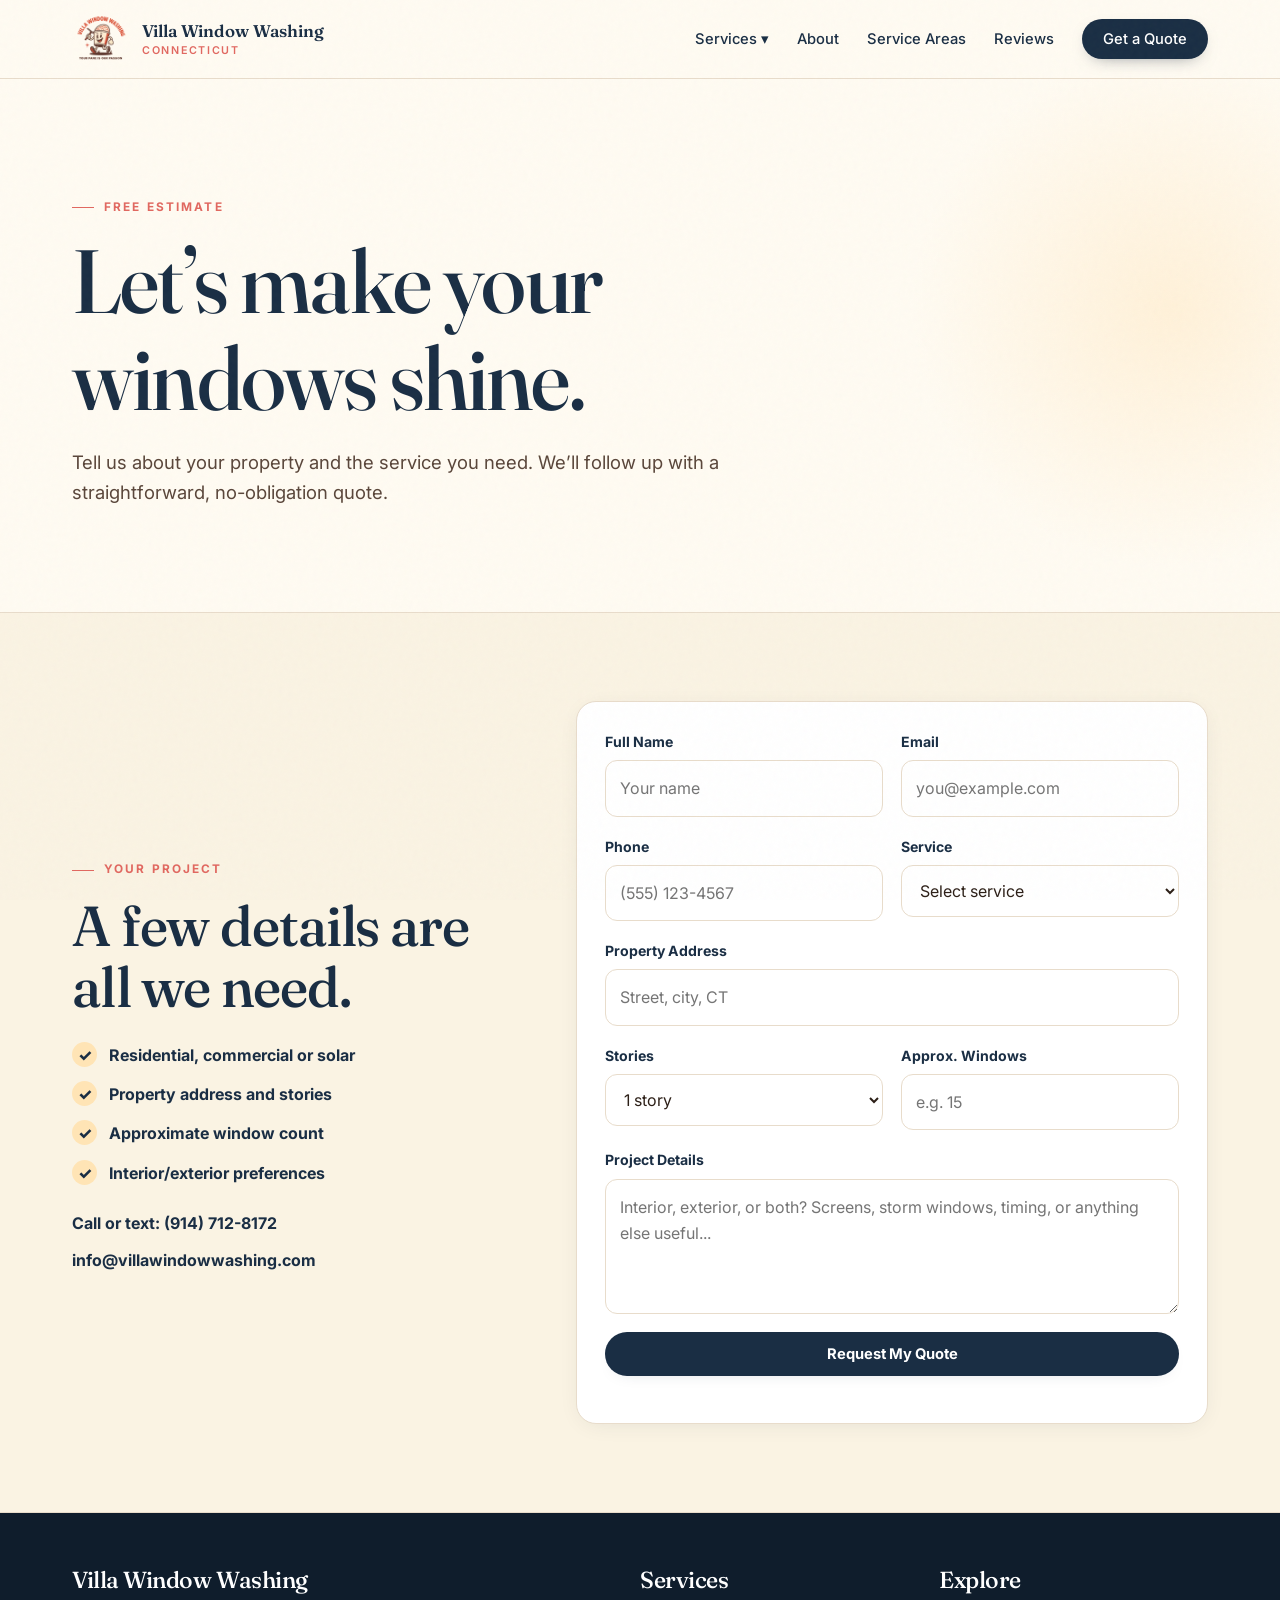
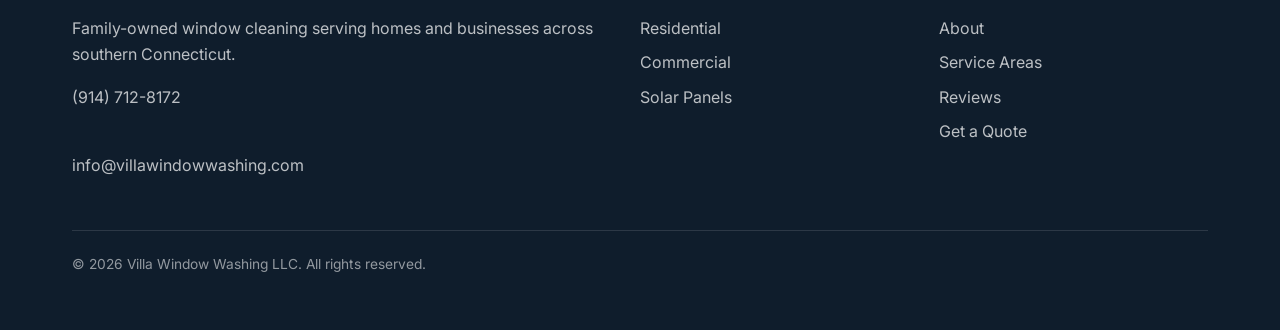
<file: quote.html>
<!doctype html><html lang="en"><head><meta charset="utf-8"><meta name="viewport" content="width=device-width,initial-scale=1"><title>Request a Window Cleaning Quote | Villa Window Washing</title><meta name="description" content="Request a free residential, commercial or solar panel cleaning quote from Villa Window Washing in Connecticut."><meta name="robots" content="index,follow"><link rel="canonical" href="https://www.villawindowwashing.com/quote.html"><link rel="icon" type="image/png" href="/bucket3.png"><link rel="apple-touch-icon" href="/bucket3.png"><meta name="theme-color" content="#fffbf2"><meta property="og:type" content="website"><meta property="og:title" content="Request a Free Quote | Villa Window Washing"><meta property="og:description" content="Tell us about your property and the cleaning service you need."><meta property="og:image" content="https://www.villawindowwashing.com/bucket3.png"><meta property="og:image:alt" content="Villa Window Washing logo"><meta property="og:url" content="https://www.villawindowwashing.com/quote.html"><meta property="og:site_name" content="Villa Window Washing"><meta name="twitter:card" content="summary_large_image"><meta name="twitter:image" content="https://www.villawindowwashing.com/bucket3.png"><link rel="preconnect" href="https://fonts.googleapis.com"><link rel="preconnect" href="https://fonts.gstatic.com" crossorigin><link href="https://fonts.googleapis.com/css2?family=Fraunces:opsz,wght@9..144,300..700&family=Inter:wght@400;500;600;700&display=swap" rel="stylesheet"><link rel="stylesheet" href="/css/styles.css"></head><body><header><div class="wrap nav-shell"><a class="brand" href="/"><img src="/bucket3.png" alt="Villa Window Washing logo"><div class="brand-copy">Villa Window Washing<span>Connecticut</span></div></a><nav class="desktop-nav" aria-label="Primary"><div class="dropdown"><button class="dropbtn" type="button">Services ▾</button><div class="dropdown-menu"><a href="/services/residential-window-cleaning.html">Residential Window Cleaning</a><a href="/services/commercial-window-cleaning.html">Commercial Window Cleaning</a><a href="/services/solar-panel-cleaning.html">Solar Panel Cleaning</a></div></div><a href="/about.html">About</a><a href="/service-areas.html">Service Areas</a><a href="/reviews.html">Reviews</a><a class="nav-cta" href="/quote.html">Get a Quote</a></nav><button class="menu-toggle" aria-expanded="false" aria-label="Open navigation">☰</button></div><div class="mobile-menu"><a href="/services/residential-window-cleaning.html">Residential Window Cleaning</a><a href="/services/commercial-window-cleaning.html">Commercial Window Cleaning</a><a href="/services/solar-panel-cleaning.html">Solar Panel Cleaning</a><a href="/about.html">About</a><a href="/service-areas.html">Service Areas</a><a href="/reviews.html">Reviews</a><a href="/quote.html">Get a Quote</a></div></header><main><section class="hero"><div class="wrap"><span class="eyebrow">Free Estimate</span><h1>Let’s make your<br>windows shine.</h1><p>Tell us about your property and the service you need. We’ll follow up with a straightforward, no-obligation quote.</p></div></section><section class="alt"><div class="wrap split"><div><span class="eyebrow">Your project</span><h2>A few details are all we need.</h2><div class="checks"><div class="check"><div><b>Residential, commercial or solar</b></div></div><div class="check"><div><b>Property address and stories</b></div></div><div class="check"><div><b>Approximate window count</b></div></div><div class="check"><div><b>Interior/exterior preferences</b></div></div></div><div class="contact-stack"><a href="tel:+19147128172">Call or text: (914) 712-8172</a><a href="mailto:info@villawindowwashing.com">info@villawindowwashing.com</a></div></div><form id="quote-form" class="card quote-form" action="https://formsubmit.co/info@villawindowwashing.com" method="POST"><div class="field"><label for="name">Full Name</label><input id="name" name="name" required autocomplete="name" placeholder="Your name"></div><div class="field"><label for="email">Email</label><input id="email" name="email" type="email" required autocomplete="email" placeholder="you@example.com"></div><div class="field"><label for="phone">Phone</label><input id="phone" name="phone" type="tel" required autocomplete="tel" placeholder="(555) 123-4567"></div><div class="field"><label for="service">Service</label><select id="service" name="service" required><option value="">Select service</option><option>Residential Window Cleaning</option><option>Commercial Window Cleaning</option><option>Solar Panel Cleaning</option></select></div><div class="field full"><label for="address">Property Address</label><input id="address" name="address" required autocomplete="street-address" placeholder="Street, city, CT"></div><div class="field"><label for="stories">Stories</label><select id="stories" name="stories"><option>1 story</option><option>2 stories</option><option>3+ stories</option></select></div><div class="field"><label for="windows">Approx. Windows</label><input id="windows" name="windows_est" placeholder="e.g. 15"></div><div class="field full"><label for="details">Project Details</label><textarea id="details" name="details" required placeholder="Interior, exterior, or both? Screens, storm windows, timing, or anything else useful..."></textarea></div><input type="hidden" name="_subject" value="New Quote Request from Website"><input type="hidden" name="_template" value="table"><input type="hidden" name="_captcha" value="false"><input type="hidden" name="_url" value="https://www.villawindowwashing.com/quote.html"><div class="field full"><button class="btn btn-primary" type="submit">Request My Quote</button><p id="quote-status" role="status" aria-live="polite" style="margin:.75rem 0 0;font-size:.9rem"></p></div></form></div></section></main><footer><div class="wrap"><div class="footer-grid"><div><h3>Villa Window Washing</h3><p>Family-owned window cleaning serving homes and businesses across southern Connecticut.</p><p><a href="tel:+19147128172">(914) 712-8172</a><br><a href="mailto:info@villawindowwashing.com">info@villawindowwashing.com</a></p></div><div><h3>Services</h3><a href="/services/residential-window-cleaning.html">Residential</a><a href="/services/commercial-window-cleaning.html">Commercial</a><a href="/services/solar-panel-cleaning.html">Solar Panels</a></div><div><h3>Explore</h3><a href="/about.html">About</a><a href="/service-areas.html">Service Areas</a><a href="/reviews.html">Reviews</a><a href="/quote.html">Get a Quote</a></div></div><div class="footer-bottom">© 2026 Villa Window Washing LLC. All rights reserved.</div></div></footer><script src="/js/main.js"></script></body></html>
</file>
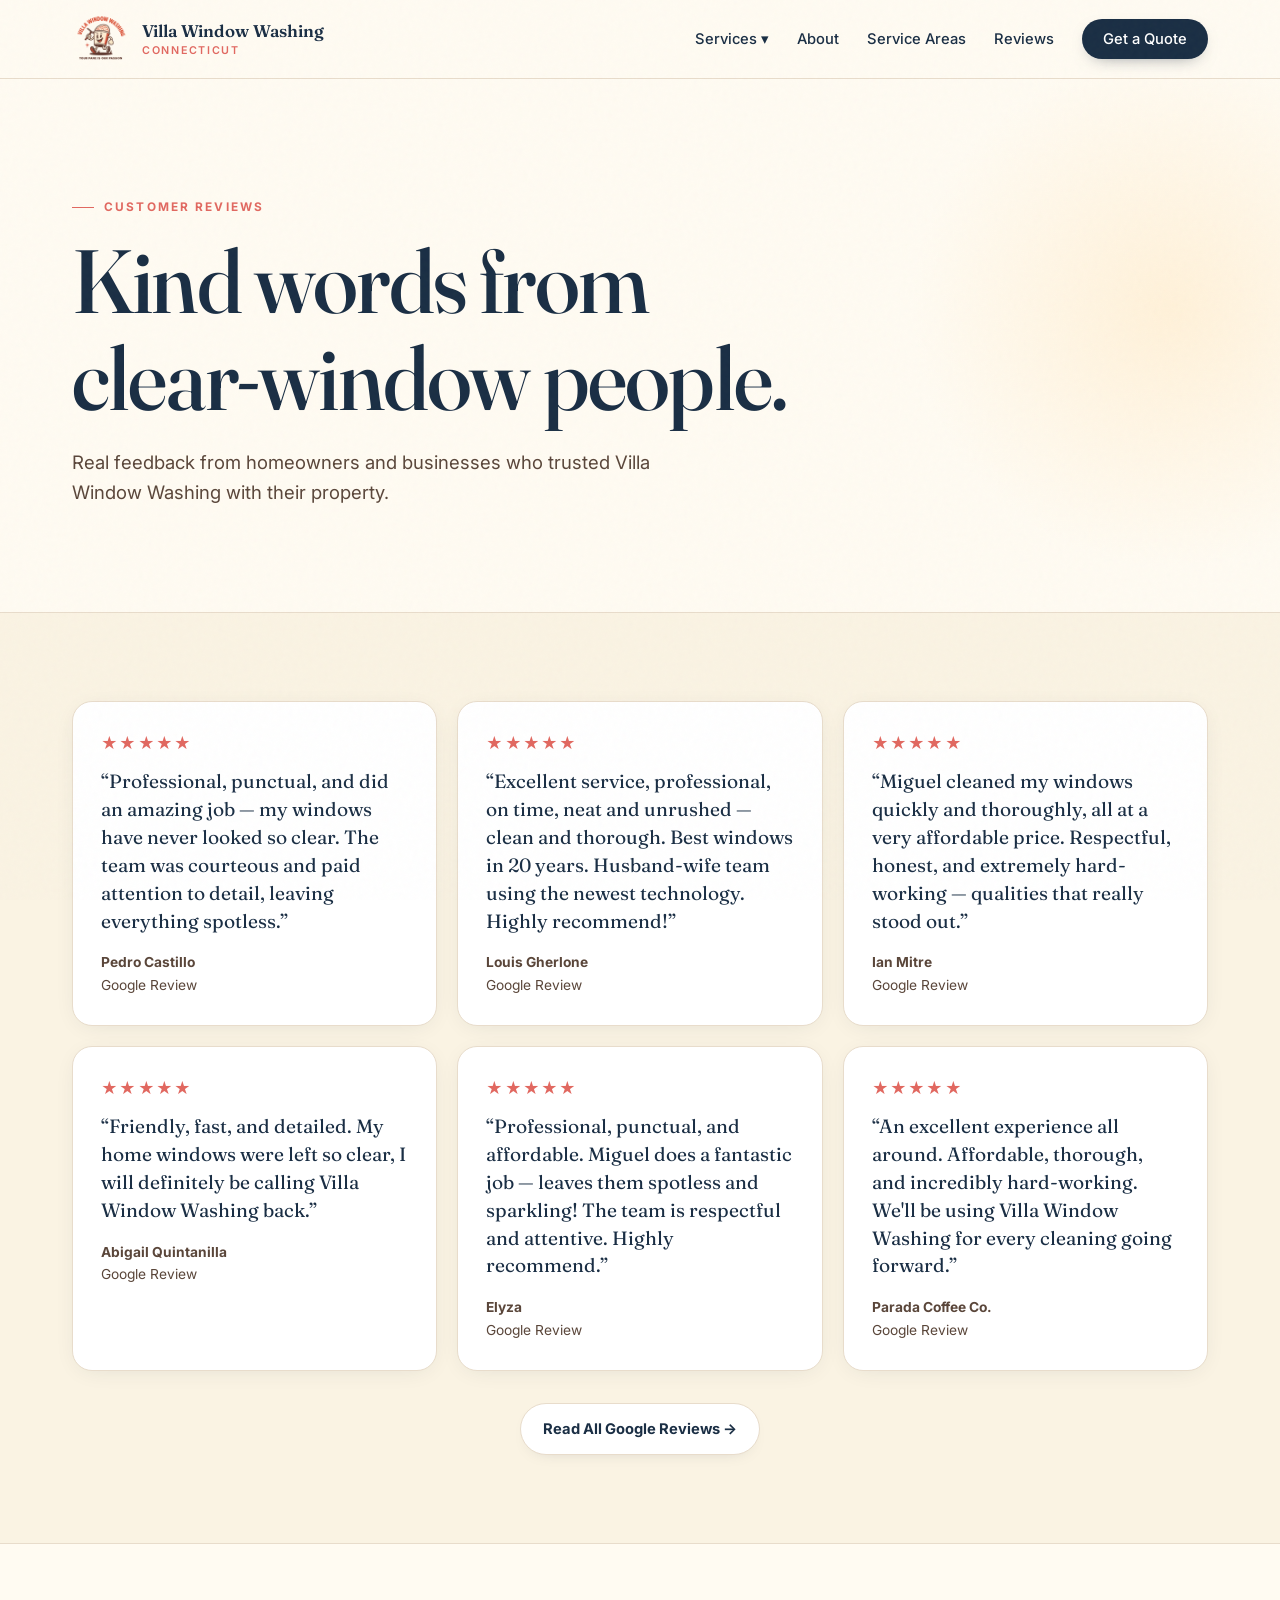
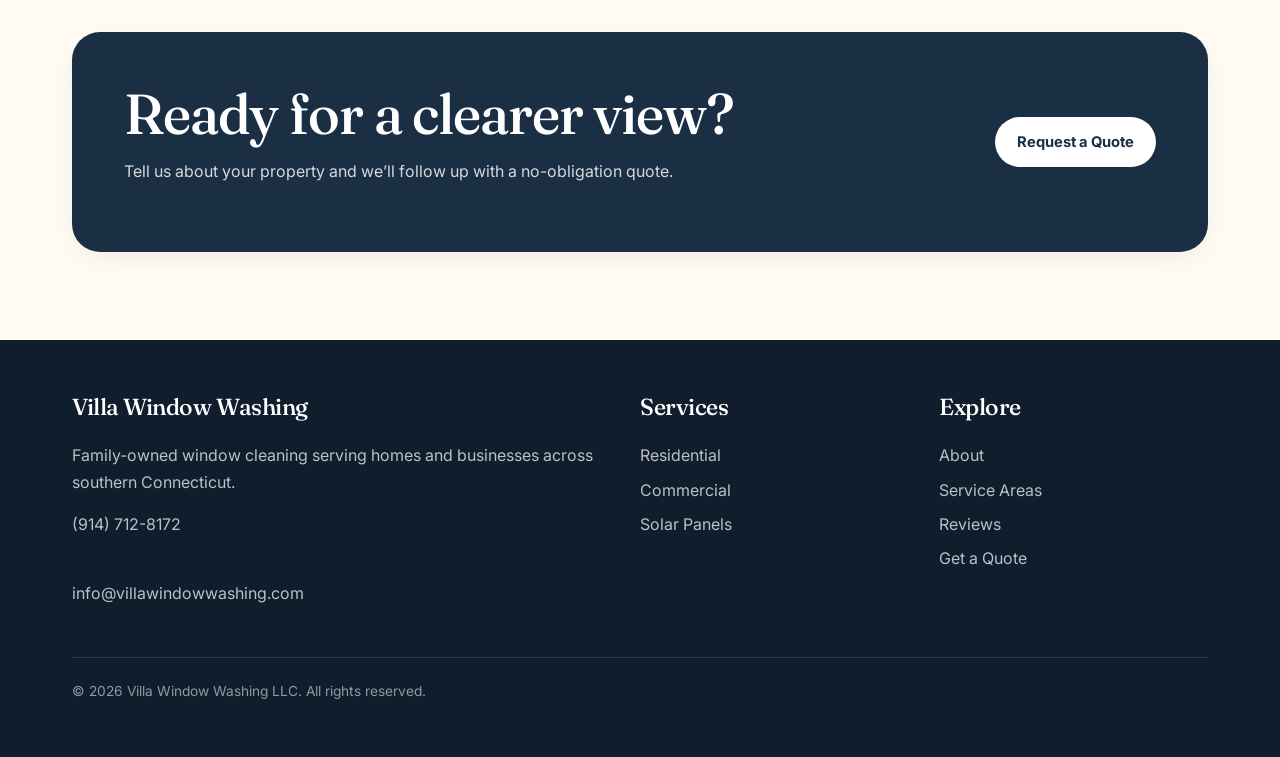
<file: reviews.html>
<!doctype html><html lang="en"><head><meta charset="utf-8"><meta name="viewport" content="width=device-width,initial-scale=1"><title>Customer Reviews | Villa Window Washing</title><meta name="description" content="Read real Google reviews from Villa Window Washing customers across Connecticut."><meta name="robots" content="index,follow"><link rel="canonical" href="https://www.villawindowwashing.com/reviews.html"><link rel="icon" type="image/png" href="/bucket3.png"><link rel="apple-touch-icon" href="/bucket3.png"><meta name="theme-color" content="#fffbf2"><meta property="og:type" content="website"><meta property="og:title" content="Villa Window Washing Customer Reviews"><meta property="og:description" content="Real feedback from Connecticut homeowners and businesses."><meta property="og:image" content="https://www.villawindowwashing.com/bucket3.png"><meta property="og:image:alt" content="Villa Window Washing logo"><meta property="og:url" content="https://www.villawindowwashing.com/reviews.html"><meta property="og:site_name" content="Villa Window Washing"><meta name="twitter:card" content="summary_large_image"><meta name="twitter:image" content="https://www.villawindowwashing.com/bucket3.png"><link rel="preconnect" href="https://fonts.googleapis.com"><link rel="preconnect" href="https://fonts.gstatic.com" crossorigin><link href="https://fonts.googleapis.com/css2?family=Fraunces:opsz,wght@9..144,300..700&family=Inter:wght@400;500;600;700&display=swap" rel="stylesheet"><link rel="stylesheet" href="/css/styles.css"></head><body><header><div class="wrap nav-shell"><a class="brand" href="/"><img src="/bucket3.png" alt="Villa Window Washing logo"><div class="brand-copy">Villa Window Washing<span>Connecticut</span></div></a><nav class="desktop-nav" aria-label="Primary"><div class="dropdown"><button class="dropbtn" type="button">Services ▾</button><div class="dropdown-menu"><a href="/services/residential-window-cleaning.html">Residential Window Cleaning</a><a href="/services/commercial-window-cleaning.html">Commercial Window Cleaning</a><a href="/services/solar-panel-cleaning.html">Solar Panel Cleaning</a></div></div><a href="/about.html">About</a><a href="/service-areas.html">Service Areas</a><a href="/reviews.html">Reviews</a><a class="nav-cta" href="/quote.html">Get a Quote</a></nav><button class="menu-toggle" aria-expanded="false" aria-label="Open navigation">☰</button></div><div class="mobile-menu"><a href="/services/residential-window-cleaning.html">Residential Window Cleaning</a><a href="/services/commercial-window-cleaning.html">Commercial Window Cleaning</a><a href="/services/solar-panel-cleaning.html">Solar Panel Cleaning</a><a href="/about.html">About</a><a href="/service-areas.html">Service Areas</a><a href="/reviews.html">Reviews</a><a href="/quote.html">Get a Quote</a></div></header><main><section class="hero"><div class="wrap"><span class="eyebrow">Customer Reviews</span><h1>Kind words from<br>clear-window people.</h1><p>Real feedback from homeowners and businesses who trusted Villa Window Washing with their property.</p></div></section><section class="alt"><div class="wrap"><div class="grid-3"><article class="card"><div class="review-stars">★★★★★</div><div class="review">“Professional, punctual, and did an amazing job — my windows have never looked so clear. The team was courteous and paid attention to detail, leaving everything spotless.”</div><div class="review-meta"><strong>Pedro Castillo</strong><br>Google Review</div></article><article class="card"><div class="review-stars">★★★★★</div><div class="review">“Excellent service, professional, on time, neat and unrushed — clean and thorough. Best windows in 20 years. Husband-wife team using the newest technology. Highly recommend!”</div><div class="review-meta"><strong>Louis Gherlone</strong><br>Google Review</div></article><article class="card"><div class="review-stars">★★★★★</div><div class="review">“Miguel cleaned my windows quickly and thoroughly, all at a very affordable price. Respectful, honest, and extremely hard-working — qualities that really stood out.”</div><div class="review-meta"><strong>Ian Mitre</strong><br>Google Review</div></article><article class="card"><div class="review-stars">★★★★★</div><div class="review">“Friendly, fast, and detailed. My home windows were left so clear, I will definitely be calling Villa Window Washing back.”</div><div class="review-meta"><strong>Abigail Quintanilla</strong><br>Google Review</div></article><article class="card"><div class="review-stars">★★★★★</div><div class="review">“Professional, punctual, and affordable. Miguel does a fantastic job — leaves them spotless and sparkling! The team is respectful and attentive. Highly recommend.”</div><div class="review-meta"><strong>Elyza</strong><br>Google Review</div></article><article class="card"><div class="review-stars">★★★★★</div><div class="review">“An excellent experience all around. Affordable, thorough, and incredibly hard-working. We'll be using Villa Window Washing for every cleaning going forward.”</div><div class="review-meta"><strong>Parada Coffee Co.</strong><br>Google Review</div></article></div><div style="margin-top:32px;text-align:center"><a class="btn btn-secondary" target="_blank" rel="noopener" href="https://www.google.com/maps/place/Villa+Window+Washing+LLC/@41.500727,-72.757507,17z/data=!4m8!3m7!1s0xaaefccac3e8a5413:0x4b70f8e5b8cc8517!8m2!3d41.500727!4d-72.757507!9m1!1b1!16s%2Fg%2F11xctld9f6">Read All Google Reviews →</a></div></div></section><section><div class="wrap"><div class="cta-band"><div><h2>Ready for a clearer view?</h2><p>Tell us about your property and we’ll follow up with a no-obligation quote.</p></div><a class="btn" href="/quote.html">Request a Quote</a></div></div></section></main><footer><div class="wrap"><div class="footer-grid"><div><h3>Villa Window Washing</h3><p>Family-owned window cleaning serving homes and businesses across southern Connecticut.</p><p><a href="tel:+19147128172">(914) 712-8172</a><br><a href="mailto:info@villawindowwashing.com">info@villawindowwashing.com</a></p></div><div><h3>Services</h3><a href="/services/residential-window-cleaning.html">Residential</a><a href="/services/commercial-window-cleaning.html">Commercial</a><a href="/services/solar-panel-cleaning.html">Solar Panels</a></div><div><h3>Explore</h3><a href="/about.html">About</a><a href="/service-areas.html">Service Areas</a><a href="/reviews.html">Reviews</a><a href="/quote.html">Get a Quote</a></div></div><div class="footer-bottom">© 2026 Villa Window Washing LLC. All rights reserved.</div></div></footer><script src="/js/main.js"></script></body></html>
</file>
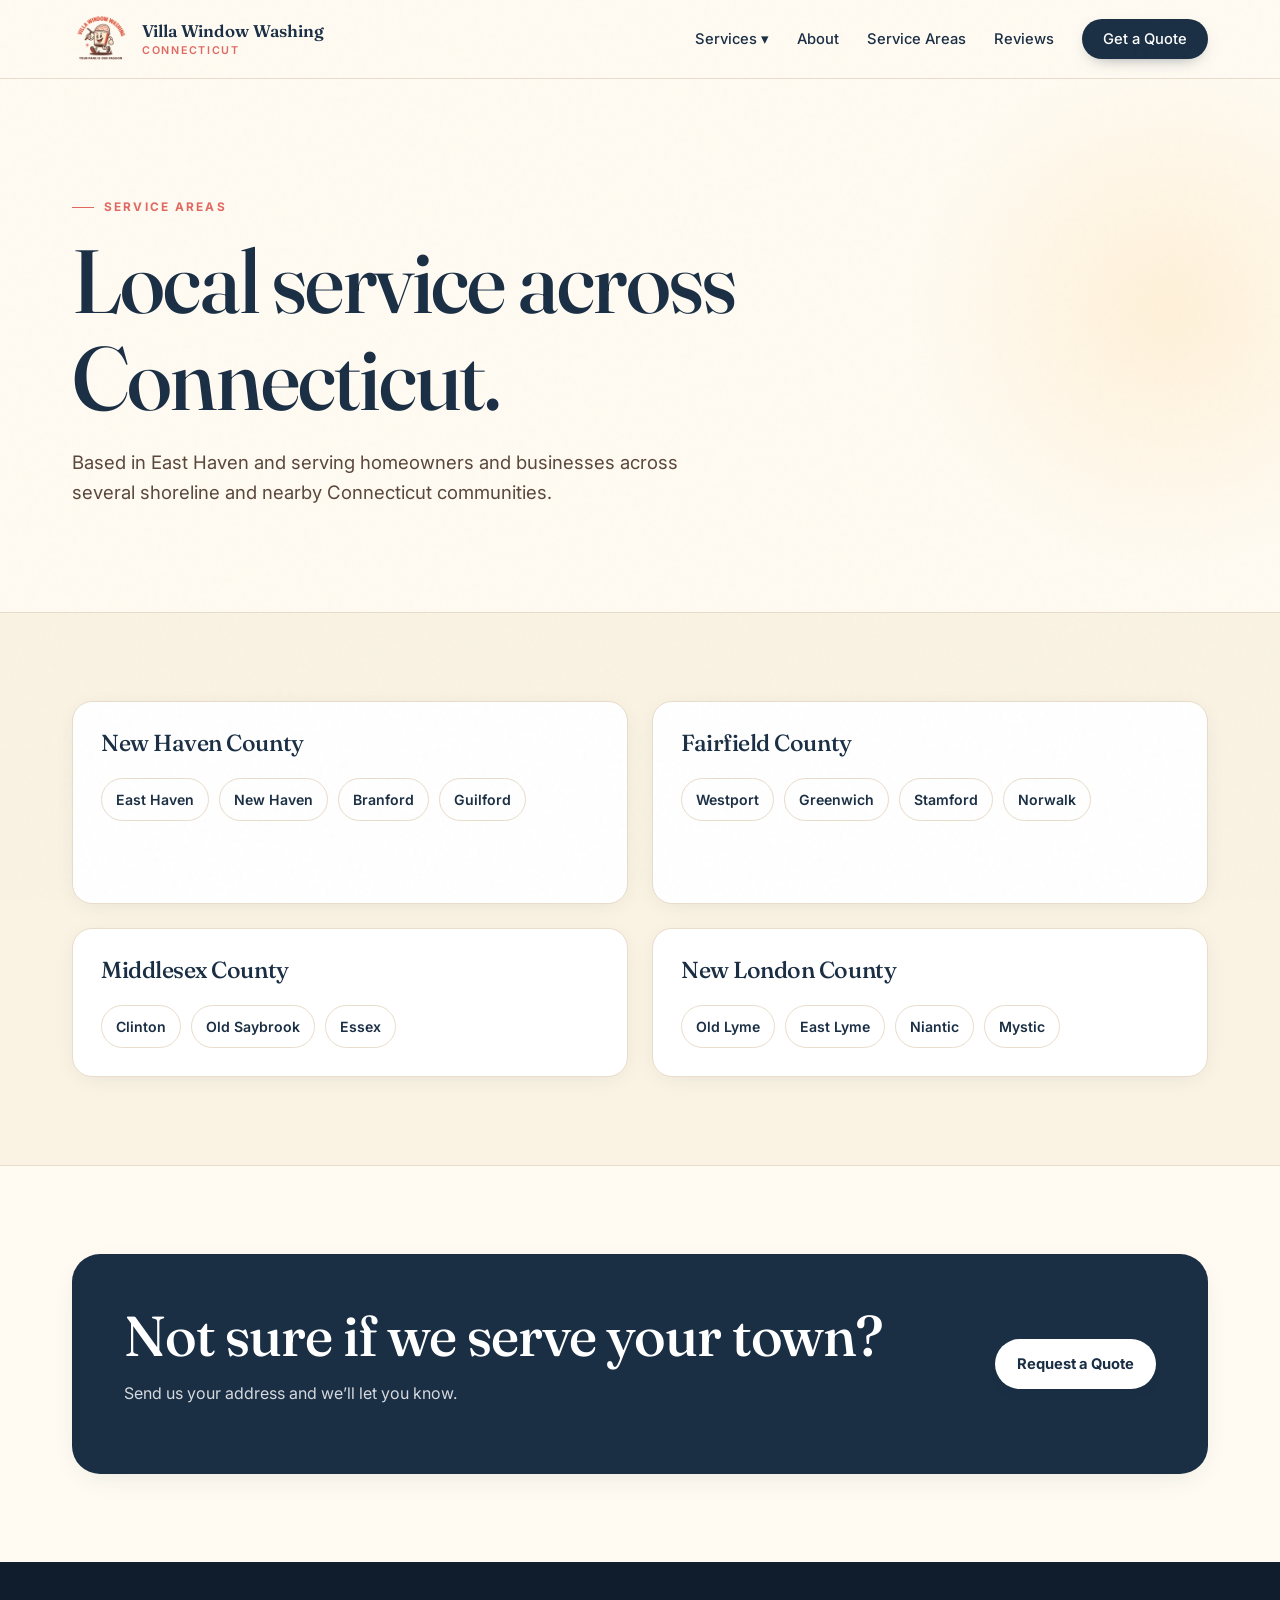
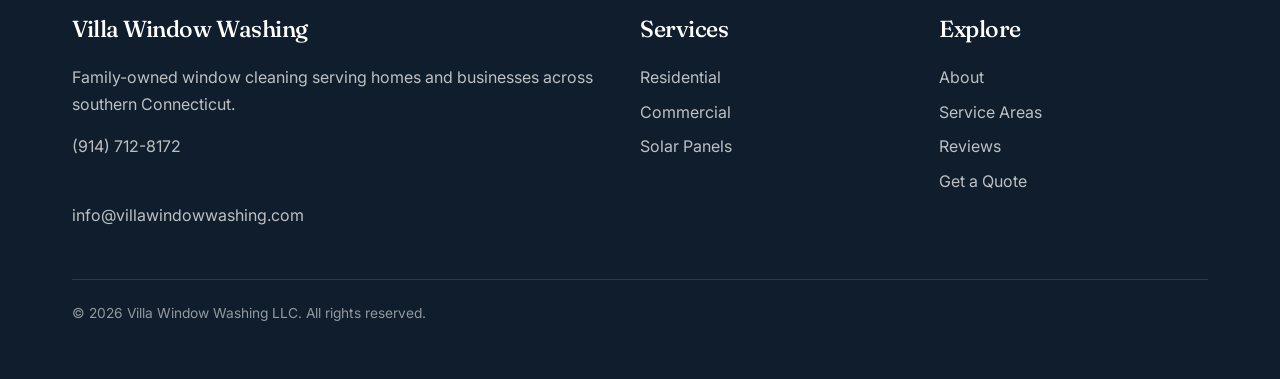
<file: service-areas.html>
<!doctype html><html lang="en"><head><meta charset="utf-8"><meta name="viewport" content="width=device-width,initial-scale=1"><title>Window Cleaning Service Areas in Connecticut | Villa Window Washing</title><meta name="description" content="Villa Window Washing serves homes and businesses across New Haven, Fairfield, Middlesex and New London counties in Connecticut."><meta name="robots" content="index,follow"><link rel="canonical" href="https://www.villawindowwashing.com/service-areas.html"><link rel="icon" type="image/png" href="/bucket3.png"><link rel="apple-touch-icon" href="/bucket3.png"><meta name="theme-color" content="#fffbf2"><meta property="og:type" content="website"><meta property="og:title" content="Connecticut Window Cleaning Service Areas"><meta property="og:description" content="Serving homes and businesses across southern Connecticut."><meta property="og:image" content="https://www.villawindowwashing.com/bucket3.png"><meta property="og:image:alt" content="Villa Window Washing logo"><meta property="og:url" content="https://www.villawindowwashing.com/service-areas.html"><meta property="og:site_name" content="Villa Window Washing"><meta name="twitter:card" content="summary_large_image"><meta name="twitter:image" content="https://www.villawindowwashing.com/bucket3.png"><link rel="preconnect" href="https://fonts.googleapis.com"><link rel="preconnect" href="https://fonts.gstatic.com" crossorigin><link href="https://fonts.googleapis.com/css2?family=Fraunces:opsz,wght@9..144,300..700&family=Inter:wght@400;500;600;700&display=swap" rel="stylesheet"><link rel="stylesheet" href="/css/styles.css"></head><body><header><div class="wrap nav-shell"><a class="brand" href="/"><img src="/bucket3.png" alt="Villa Window Washing logo"><div class="brand-copy">Villa Window Washing<span>Connecticut</span></div></a><nav class="desktop-nav" aria-label="Primary"><div class="dropdown"><button class="dropbtn" type="button">Services ▾</button><div class="dropdown-menu"><a href="/services/residential-window-cleaning.html">Residential Window Cleaning</a><a href="/services/commercial-window-cleaning.html">Commercial Window Cleaning</a><a href="/services/solar-panel-cleaning.html">Solar Panel Cleaning</a></div></div><a href="/about.html">About</a><a href="/service-areas.html">Service Areas</a><a href="/reviews.html">Reviews</a><a class="nav-cta" href="/quote.html">Get a Quote</a></nav><button class="menu-toggle" aria-expanded="false" aria-label="Open navigation">☰</button></div><div class="mobile-menu"><a href="/services/residential-window-cleaning.html">Residential Window Cleaning</a><a href="/services/commercial-window-cleaning.html">Commercial Window Cleaning</a><a href="/services/solar-panel-cleaning.html">Solar Panel Cleaning</a><a href="/about.html">About</a><a href="/service-areas.html">Service Areas</a><a href="/reviews.html">Reviews</a><a href="/quote.html">Get a Quote</a></div></header><main><section class="hero"><div class="wrap"><span class="eyebrow">Service Areas</span><h1>Local service across<br>Connecticut.</h1><p>Based in East Haven and serving homeowners and businesses across several shoreline and nearby Connecticut communities.</p></div></section><section class="alt"><div class="wrap"><div class="grid-2"><article class="card"><h3>New Haven County</h3><div class="cities"><span class="pill">East Haven</span><span class="pill">New Haven</span><span class="pill">Branford</span><span class="pill">Guilford</span><span class="pill">Madison</span></div></article><article class="card"><h3>Fairfield County</h3><div class="cities"><span class="pill">Westport</span><span class="pill">Greenwich</span><span class="pill">Stamford</span><span class="pill">Norwalk</span></div></article><article class="card"><h3>Middlesex County</h3><div class="cities"><span class="pill">Clinton</span><span class="pill">Old Saybrook</span><span class="pill">Essex</span></div></article><article class="card"><h3>New London County</h3><div class="cities"><span class="pill">Old Lyme</span><span class="pill">East Lyme</span><span class="pill">Niantic</span><span class="pill">Mystic</span></div></article></div></div></section><section><div class="wrap"><div class="cta-band"><div><h2>Not sure if we serve your town?</h2><p>Send us your address and we’ll let you know.</p></div><a class="btn" href="/quote.html">Request a Quote</a></div></div></section></main><footer><div class="wrap"><div class="footer-grid"><div><h3>Villa Window Washing</h3><p>Family-owned window cleaning serving homes and businesses across southern Connecticut.</p><p><a href="tel:+19147128172">(914) 712-8172</a><br><a href="mailto:info@villawindowwashing.com">info@villawindowwashing.com</a></p></div><div><h3>Services</h3><a href="/services/residential-window-cleaning.html">Residential</a><a href="/services/commercial-window-cleaning.html">Commercial</a><a href="/services/solar-panel-cleaning.html">Solar Panels</a></div><div><h3>Explore</h3><a href="/about.html">About</a><a href="/service-areas.html">Service Areas</a><a href="/reviews.html">Reviews</a><a href="/quote.html">Get a Quote</a></div></div><div class="footer-bottom">© 2026 Villa Window Washing LLC. All rights reserved.</div></div></footer><script src="/js/main.js"></script></body></html>
</file>
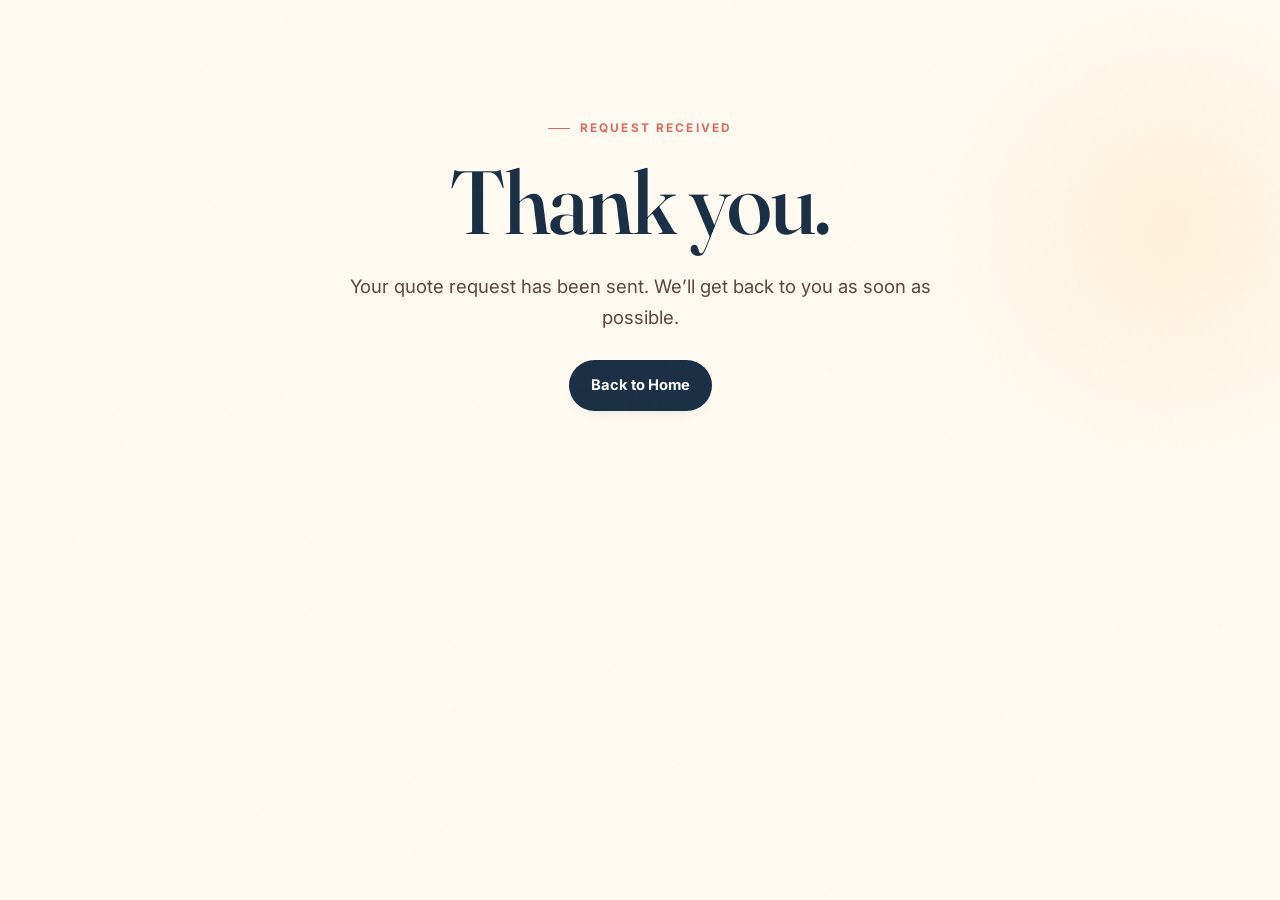
<file: thank-you.html>
<!doctype html><html lang="en"><head><meta charset="utf-8"><meta name="viewport" content="width=device-width,initial-scale=1"><meta name="robots" content="noindex,nofollow"><title>Thank You | Villa Window Washing</title><link rel="icon" type="image/png" href="/bucket3.png"><link rel="apple-touch-icon" href="/bucket3.png"><link rel="preconnect" href="https://fonts.googleapis.com"><link rel="preconnect" href="https://fonts.gstatic.com" crossorigin><link href="https://fonts.googleapis.com/css2?family=Fraunces:opsz,wght@9..144,300..700&family=Inter:wght@400;500;600;700&display=swap" rel="stylesheet"><link rel="stylesheet" href="/css/styles.css"></head><body><main><section class="hero"><div class="wrap" style="text-align:center;max-width:760px"><span class="eyebrow">Request received</span><h1 style="margin-left:auto;margin-right:auto">Thank you.</h1><p style="margin-left:auto;margin-right:auto">Your quote request has been sent. We’ll get back to you as soon as possible.</p><div class="hero-actions" style="justify-content:center"><a class="btn btn-primary" href="/">Back to Home</a></div></div></section></main></body></html>
</file>
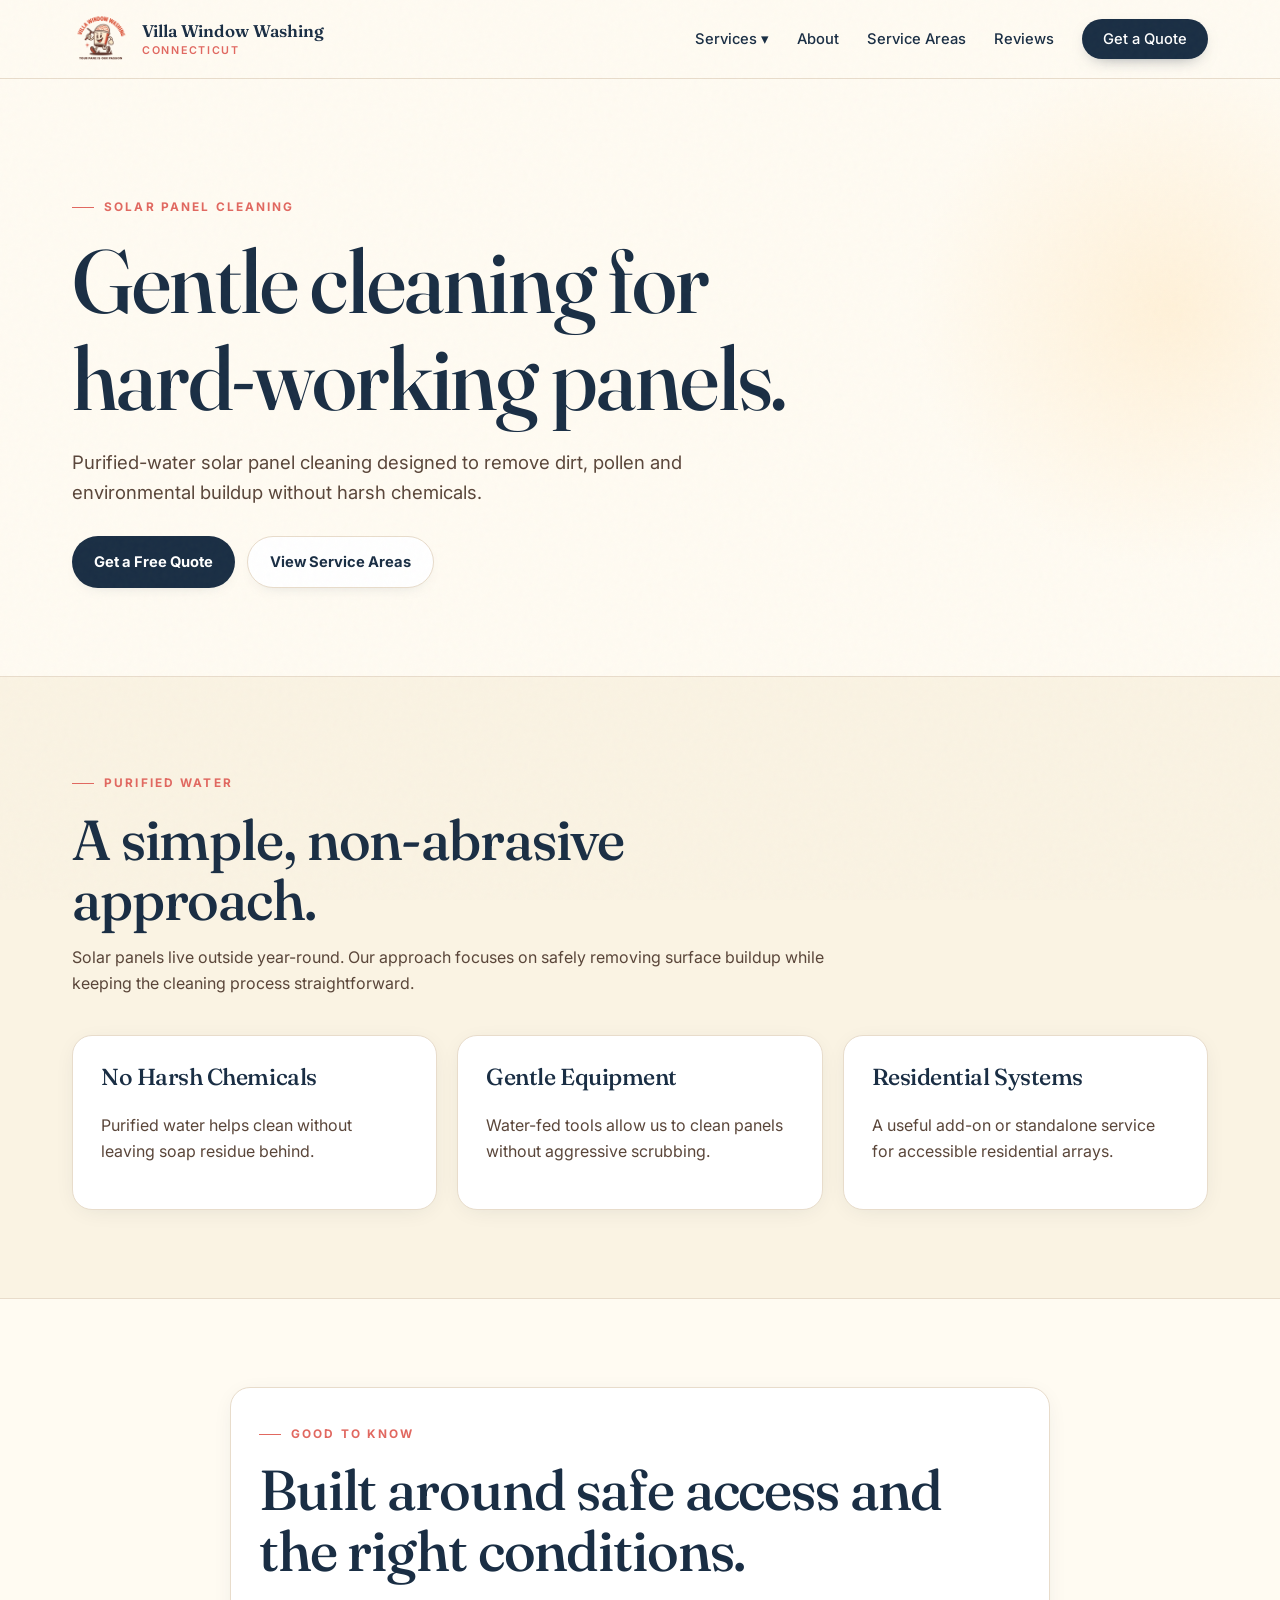
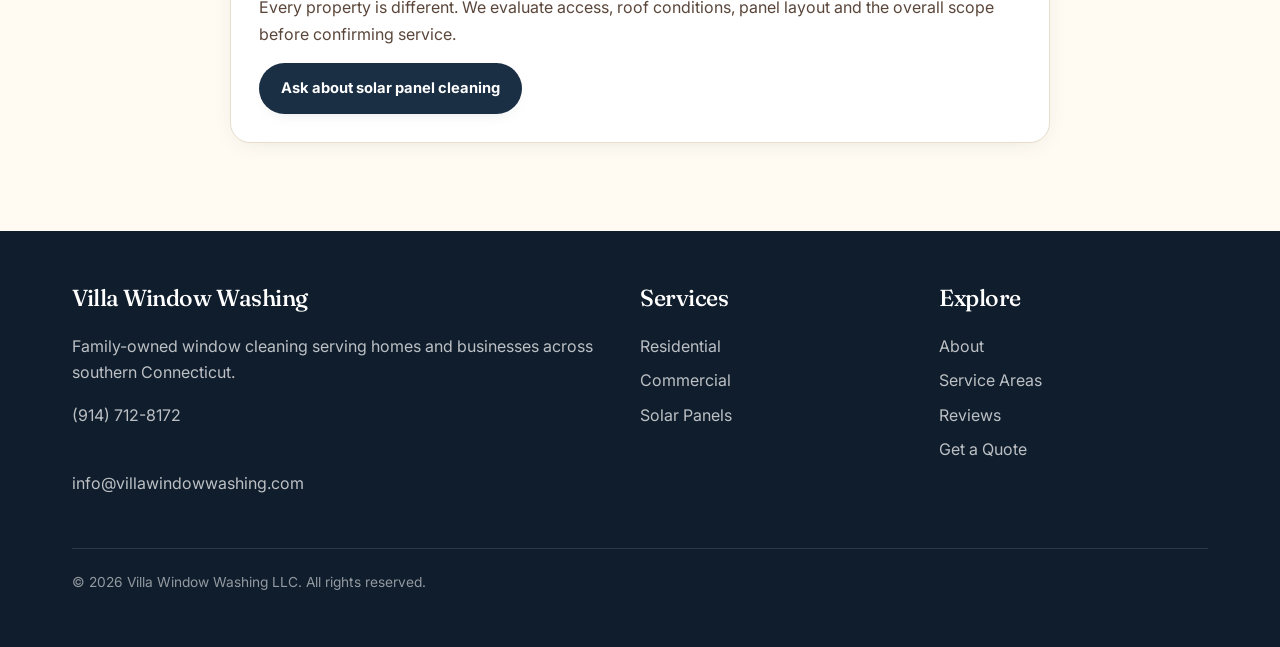
<file: services/solar-panel-cleaning.html>
<!doctype html><html lang="en"><head><meta charset="utf-8"><meta name="viewport" content="width=device-width,initial-scale=1"><title>Solar Panel Cleaning in Connecticut | Villa Window Washing</title><meta name="description" content="Purified-water solar panel cleaning in Connecticut designed to remove dirt, pollen and environmental buildup without harsh chemicals."><meta name="robots" content="index,follow"><link rel="canonical" href="https://www.villawindowwashing.com/services/solar-panel-cleaning.html"><link rel="icon" type="image/png" href="/bucket3.png"><link rel="apple-touch-icon" href="/bucket3.png"><meta name="theme-color" content="#fffbf2"><meta property="og:type" content="website"><meta property="og:title" content="Solar Panel Cleaning | Villa Window Washing"><meta property="og:description" content="Gentle purified-water solar panel cleaning for Connecticut homes."><meta property="og:image" content="https://www.villawindowwashing.com/bucket3.png"><meta property="og:image:alt" content="Villa Window Washing logo"><meta property="og:url" content="https://www.villawindowwashing.com/services/solar-panel-cleaning.html"><meta property="og:site_name" content="Villa Window Washing"><meta name="twitter:card" content="summary_large_image"><meta name="twitter:image" content="https://www.villawindowwashing.com/bucket3.png"><link rel="preconnect" href="https://fonts.googleapis.com"><link rel="preconnect" href="https://fonts.gstatic.com" crossorigin><link href="https://fonts.googleapis.com/css2?family=Fraunces:opsz,wght@9..144,300..700&family=Inter:wght@400;500;600;700&display=swap" rel="stylesheet"><link rel="stylesheet" href="/css/styles.css"><script type="application/ld+json">{"@context":"https://schema.org","@type":"Service","name":"Solar Panel Cleaning","serviceType":"Solar Panel Cleaning","url":"https://www.villawindowwashing.com/services/solar-panel-cleaning.html","provider":{"@type":"HomeAndConstructionBusiness","name":"Villa Window Washing LLC","url":"https://www.villawindowwashing.com/","telephone":"+1-914-712-8172"},"areaServed":{"@type":"State","name":"Connecticut"}}</script></head><body><header><div class="wrap nav-shell"><a class="brand" href="/"><img src="/bucket3.png" alt="Villa Window Washing logo"><div class="brand-copy">Villa Window Washing<span>Connecticut</span></div></a><nav class="desktop-nav" aria-label="Primary"><div class="dropdown"><button class="dropbtn" type="button">Services ▾</button><div class="dropdown-menu"><a href="/services/residential-window-cleaning.html">Residential Window Cleaning</a><a href="/services/commercial-window-cleaning.html">Commercial Window Cleaning</a><a href="/services/solar-panel-cleaning.html">Solar Panel Cleaning</a></div></div><a href="/about.html">About</a><a href="/service-areas.html">Service Areas</a><a href="/reviews.html">Reviews</a><a class="nav-cta" href="/quote.html">Get a Quote</a></nav><button class="menu-toggle" aria-expanded="false" aria-label="Open navigation">☰</button></div><div class="mobile-menu"><a href="/services/residential-window-cleaning.html">Residential Window Cleaning</a><a href="/services/commercial-window-cleaning.html">Commercial Window Cleaning</a><a href="/services/solar-panel-cleaning.html">Solar Panel Cleaning</a><a href="/about.html">About</a><a href="/service-areas.html">Service Areas</a><a href="/reviews.html">Reviews</a><a href="/quote.html">Get a Quote</a></div></header><main><section class="hero"><div class="wrap"><span class="eyebrow">Solar Panel Cleaning</span><h1>Gentle cleaning for<br>hard-working panels.</h1><p>Purified-water solar panel cleaning designed to remove dirt, pollen and environmental buildup without harsh chemicals.</p><div class="hero-actions"><a class="btn btn-primary" href="/quote.html">Get a Free Quote</a><a class="btn btn-secondary" href="/service-areas.html">View Service Areas</a></div></div></section><section class="alt"><div class="wrap"><div class="section-head"><span class="eyebrow">Purified water</span><h2>A simple, non-abrasive approach.</h2><p>Solar panels live outside year-round. Our approach focuses on safely removing surface buildup while keeping the cleaning process straightforward.</p></div><div class="grid-3"><article class="card"><h3>No Harsh Chemicals</h3><p>Purified water helps clean without leaving soap residue behind.</p></article><article class="card"><h3>Gentle Equipment</h3><p>Water-fed tools allow us to clean panels without aggressive scrubbing.</p></article><article class="card"><h3>Residential Systems</h3><p>A useful add-on or standalone service for accessible residential arrays.</p></article></div></div></section><section><div class="wrap"><div class="card" style="max-width:820px;margin:0 auto"><span class="eyebrow">Good to know</span><h2>Built around safe access and the right conditions.</h2><p>Every property is different. We evaluate access, roof conditions, panel layout and the overall scope before confirming service.</p><a class="btn btn-primary" href="/quote.html">Ask about solar panel cleaning</a></div></div></section></main><footer><div class="wrap"><div class="footer-grid"><div><h3>Villa Window Washing</h3><p>Family-owned window cleaning serving homes and businesses across southern Connecticut.</p><p><a href="tel:+19147128172">(914) 712-8172</a><br><a href="mailto:info@villawindowwashing.com">info@villawindowwashing.com</a></p></div><div><h3>Services</h3><a href="/services/residential-window-cleaning.html">Residential</a><a href="/services/commercial-window-cleaning.html">Commercial</a><a href="/services/solar-panel-cleaning.html">Solar Panels</a></div><div><h3>Explore</h3><a href="/about.html">About</a><a href="/service-areas.html">Service Areas</a><a href="/reviews.html">Reviews</a><a href="/quote.html">Get a Quote</a></div></div><div class="footer-bottom">© 2026 Villa Window Washing LLC. All rights reserved.</div></div></footer><script src="/js/main.js"></script></body></html>
</file>
<file: css/styles.css>
:root{--coral:#e16860;--coral-deep:#c9554d;--coral-soft:#f5b5af;--peach:#ffe4b5;--peach-soft:#fff1d9;--cream:#fffbf2;--cream-warm:#faf3e3;--navy:#1a2e44;--navy-deep:#0f1d2c;--navy-soft:#2a4866;--ink:#2c1f17;--ink-soft:#5a463a;--line:#e8dccb;--shadow-soft:0 8px 30px -12px rgba(26,46,68,.15);--shadow-hover:0 20px 40px -15px rgba(26,46,68,.25);--shadow-card:0 4px 24px -8px rgba(26,46,68,.12);--max-w:1200px}*{box-sizing:border-box}html{scroll-behavior:smooth}body{margin:0;font-family:Inter,sans-serif;background:var(--cream);color:var(--ink);line-height:1.65;-webkit-font-smoothing:antialiased;overflow-x:hidden}body:before{content:"";position:fixed;inset:0;pointer-events:none;z-index:9999;opacity:.025;background-image:url("data:image/svg+xml,%3Csvg viewBox='0 0 200 200' xmlns='http://www.w3.org/2000/svg'%3E%3Cfilter id='n'%3E%3CfeTurbulence type='fractalNoise' baseFrequency='.9' numOctaves='3'/%3E%3C/filter%3E%3Crect width='100%25' height='100%25' filter='url(%23n)'/%3E%3C/svg%3E")}a{color:inherit}img{max-width:100%;display:block}h1,h2,h3,h4{font-family:Fraunces,serif;color:var(--navy);font-weight:500;line-height:1.08;letter-spacing:-.02em;margin-top:0}h1{font-size:clamp(3rem,7vw,6.4rem);max-width:900px;margin-bottom:1.25rem}h2{font-size:clamp(2.2rem,4.4vw,4rem);margin-bottom:.8rem}h3{font-size:1.45rem}p{color:var(--ink-soft);margin:0 0 1rem}.wrap{max-width:var(--max-w);margin:auto;padding:0 32px}.eyebrow{display:inline-flex;align-items:center;gap:10px;color:var(--coral);font-weight:700;text-transform:uppercase;font-size:.74rem;letter-spacing:.18em;margin-bottom:1rem}.eyebrow:before{content:"";width:22px;height:1px;background:var(--coral)}header{position:sticky;top:0;z-index:1000;background:rgba(255,251,242,.92);backdrop-filter:blur(12px);-webkit-backdrop-filter:blur(12px);border-bottom:1px solid var(--line);transition:box-shadow .3s ease,background .3s ease}.header-scrolled{box-shadow:0 10px 30px -22px rgba(26,46,68,.55);background:rgba(255,251,242,.97)}.nav-shell{height:78px;display:flex;align-items:center;justify-content:space-between;gap:24px}.brand{text-decoration:none;display:flex;align-items:center;gap:12px}.brand img{width:58px;height:58px;object-fit:contain;transition:transform .3s ease}.brand:hover img{transform:rotate(-2deg) scale(1.04)}.brand-copy{font-family:Fraunces,serif;font-size:1.06rem;font-weight:600;color:var(--navy);line-height:1.05}.brand-copy span{display:block;font-family:Inter,sans-serif;color:var(--coral);font-size:.67rem;text-transform:uppercase;letter-spacing:.16em;margin-top:5px}.desktop-nav{display:flex;align-items:center;gap:28px}.desktop-nav>a,.dropbtn{border:0;background:none;text-decoration:none;color:var(--navy);font:500 .92rem Inter,sans-serif;cursor:pointer;padding:28px 0;position:relative;transition:color .2s ease}.desktop-nav>a:not(.nav-cta):after,.dropbtn:after{content:"";position:absolute;left:0;bottom:20px;width:0;height:1.5px;background:var(--coral);transition:width .3s ease}.desktop-nav>a:not(.nav-cta):hover:after,.dropbtn:hover:after{width:100%}.desktop-nav>a:not(.nav-cta):hover,.dropbtn:hover{color:var(--coral)}.nav-cta{background:var(--navy)!important;color:#fff!important;padding:11px 21px!important;border-radius:999px;box-shadow:0 6px 18px -10px rgba(15,29,44,.6)}.nav-cta:hover{background:var(--coral)!important;transform:translateY(-1px)}.dropdown{position:relative}.dropdown-menu{visibility:hidden;opacity:0;transform:translateY(8px);pointer-events:none;position:absolute;top:67px;left:-18px;width:300px;background:#fff;border:1px solid var(--line);border-radius:16px;padding:10px;box-shadow:var(--shadow-hover);transition:.22s}.dropdown:hover .dropdown-menu,.dropdown:focus-within .dropdown-menu{visibility:visible;opacity:1;transform:none;pointer-events:auto}.dropdown-menu a{display:block;padding:12px 14px;border-radius:10px;text-decoration:none;color:var(--navy);font-size:.91rem}.dropdown-menu a:hover{background:var(--peach-soft);color:var(--coral-deep)}.menu-toggle{display:none;border:1px solid var(--line);background:#fff;width:45px;height:45px;border-radius:50%;font-size:1.2rem;color:var(--navy);cursor:pointer}.mobile-menu{display:block;max-height:0;opacity:0;overflow:hidden;border-top:0 solid var(--line);padding:0 32px;transform:translateY(-10px);transition:max-height .36s ease,opacity .25s ease,transform .36s ease,padding .36s ease,border-width .36s ease;background:rgba(255,251,242,.98)}.mobile-menu.open{max-height:520px;opacity:1;transform:none;border-top-width:1px;padding:16px 32px 24px}.mobile-menu a{display:block;padding:11px 0;text-decoration:none;color:var(--navy);font-weight:600}.mobile-menu .sub{padding-left:18px;font-weight:500;color:var(--ink-soft)}.hero{padding:110px 0 88px;position:relative;overflow:hidden}.hero:after{content:"";position:absolute;width:520px;height:520px;border-radius:50%;background:radial-gradient(circle,var(--peach-soft),transparent 70%);right:-150px;top:-30px;z-index:-1;animation:heroGlow 9s ease-in-out infinite alternate}.hero p{font-size:1.16rem;max-width:650px}.hero-actions{display:flex;gap:12px;flex-wrap:wrap;margin-top:28px}.btn{display:inline-flex;align-items:center;justify-content:center;padding:13px 22px;border-radius:999px;text-decoration:none;font-weight:700;font-size:.92rem;transition:.2s;box-shadow:0 6px 18px -14px rgba(26,46,68,.35);border:0;cursor:pointer;font-family:inherit}.btn:hover{transform:translateY(-2px);box-shadow:0 14px 28px -16px rgba(26,46,68,.45)}.btn-primary{background:var(--navy);color:#fff}.btn-primary:hover{background:var(--coral)}.btn-secondary{border:1px solid var(--line);background:#fff;color:var(--navy)}section{padding:88px 0}.alt{background:var(--cream-warm);border-top:1px solid var(--line);border-bottom:1px solid var(--line)}.section-head{max-width:760px;margin-bottom:38px}.grid-3{display:grid;grid-template-columns:repeat(3,1fr);gap:20px}.grid-2{display:grid;grid-template-columns:repeat(2,1fr);gap:24px}.card{background:#fff;border:1px solid var(--line);border-radius:20px;padding:28px;box-shadow:var(--shadow-card);transition:.3s}.card:hover{transform:translateY(-6px);box-shadow:var(--shadow-hover);border-color:rgba(225,104,96,.28)}.card-number{font:600 .77rem Inter,sans-serif;color:var(--coral);letter-spacing:.14em}.service-link{display:inline-block;margin-top:8px;color:var(--coral-deep);font-weight:700;text-decoration:none}.service-link:hover{color:var(--navy);transform:translateX(4px)}.split{display:grid;grid-template-columns:1.05fr .95fr;gap:54px;align-items:center}.split.work-split{grid-template-columns:1.08fr .92fr}.photo-card{overflow:hidden;border-radius:22px;min-height:420px;background:linear-gradient(135deg,var(--navy),var(--navy-soft));position:relative;box-shadow:var(--shadow-soft);transition:.35s}.photo-card img{width:100%;height:100%;object-fit:cover;position:absolute;transition:transform .6s cubic-bezier(.2,.7,.2,1)}.photo-card:hover{transform:translateY(-4px);box-shadow:var(--shadow-hover)}.photo-card:hover img{transform:scale(1.035)}.photo-card.family-photo{aspect-ratio:4/5;min-height:0;max-height:560px;justify-self:end;width:min(100%,470px);transform:translateY(18px)}.photo-card.work-photo{aspect-ratio:4/3;min-height:0}.photo-card.owner-photo{aspect-ratio:4/5;min-height:0;max-height:540px;justify-self:end;width:min(100%,455px)}.checks{display:grid;gap:13px;margin:24px 0}.check{display:flex;gap:12px}.check b{color:var(--navy)}.check:before{content:"✓";display:grid;place-items:center;width:25px;height:25px;min-width:25px;border-radius:50%;background:var(--peach);color:var(--navy);font-weight:800}.cta-band{background:var(--navy);border-radius:28px;padding:52px;color:#fff;display:flex;align-items:center;justify-content:space-between;gap:30px;position:relative;overflow:hidden;box-shadow:var(--shadow-soft)}.cta-band h2,.cta-band p{color:#fff}.cta-band p{opacity:.82;max-width:620px}.cta-band .btn{background:#fff;color:var(--navy)}.quote-form{display:grid;grid-template-columns:1fr 1fr;gap:18px}.field{display:flex;flex-direction:column;gap:7px}.field.full{grid-column:1/-1}.field label{font-weight:700;color:var(--navy);font-size:.88rem}.field input,.field select,.field textarea{font:inherit;padding:14px;border:1px solid var(--line);border-radius:12px;background:#fff;color:var(--ink);transition:.2s}.field input:focus,.field select:focus,.field textarea:focus{outline:none;border-color:var(--coral);box-shadow:0 0 0 4px rgba(225,104,96,.11)}.field textarea{min-height:135px;resize:vertical}.process-grid{display:grid;grid-template-columns:repeat(3,1fr);gap:18px}.process-grid img{width:100%;aspect-ratio:4/3;object-fit:cover;border-radius:16px;border:1px solid var(--line);box-shadow:var(--shadow-card)}.review{font-family:Fraunces,serif;font-size:1.2rem;color:var(--navy);line-height:1.45}.review-stars{color:var(--coral);letter-spacing:.08em;margin-bottom:12px}.review-meta{font-size:.86rem;color:var(--ink-soft);margin-top:16px}.cities{display:flex;flex-wrap:wrap;gap:10px}.pill{border:1px solid var(--line);background:#fff;border-radius:999px;padding:9px 14px;color:var(--navy);font-weight:600;font-size:.88rem}.contact-stack{display:grid;gap:10px;margin-top:18px}.contact-stack a{text-decoration:none;color:var(--navy);font-weight:700}footer{padding:54px 0;background:var(--navy-deep);color:#fff}.footer-grid{display:grid;grid-template-columns:2fr 1fr 1fr;gap:30px}.footer-grid p,.footer-grid a{color:rgba(255,255,255,.72)}.footer-grid a{text-decoration:none;display:block;margin:8px 0}.footer-grid a:hover{color:#fff}.footer-grid h3{color:#fff}.footer-bottom{border-top:1px solid rgba(255,255,255,.12);margin-top:35px;padding-top:22px;color:rgba(255,255,255,.55);font-size:.86rem}.reveal{opacity:0;transform:translateY(24px);transition:opacity .7s ease,transform .7s cubic-bezier(.2,.65,.3,1)}.reveal.reveal-left{transform:translateX(-26px)}.reveal.reveal-right{transform:translateX(26px)}.reveal.is-visible{opacity:1;transform:none}.reveal-delay-1{transition-delay:.08s}.reveal-delay-2{transition-delay:.16s}.reveal-delay-3{transition-delay:.24s}.reveal-delay-4{transition-delay:.32s}@keyframes heroGlow{to{transform:translate(-18px,16px) scale(1.06)}}@media(max-width:900px){.desktop-nav{display:none}.menu-toggle{display:block}.split,.grid-3,.grid-2,.footer-grid{grid-template-columns:1fr}.hero{padding:80px 0 64px}.wrap{padding:0 22px}.cta-band{align-items:flex-start;flex-direction:column}.process-grid{grid-template-columns:repeat(2,1fr)}.photo-card{min-height:330px}.photo-card.family-photo,.photo-card.owner-photo{justify-self:start;transform:none}}@media(max-width:600px){h1{font-size:clamp(2.7rem,13vw,4.3rem)}section{padding:65px 0}.quote-form{grid-template-columns:1fr}.field.full{grid-column:auto}.brand-copy{display:none}.nav-shell{height:70px}.process-grid{grid-template-columns:1fr}}@media(prefers-reduced-motion:reduce){html{scroll-behavior:auto}.hero:after{animation:none}*,*:before,*:after{transition-duration:.01ms!important;animation-duration:.01ms!important}.reveal{opacity:1!important;transform:none!important}}
</file>
